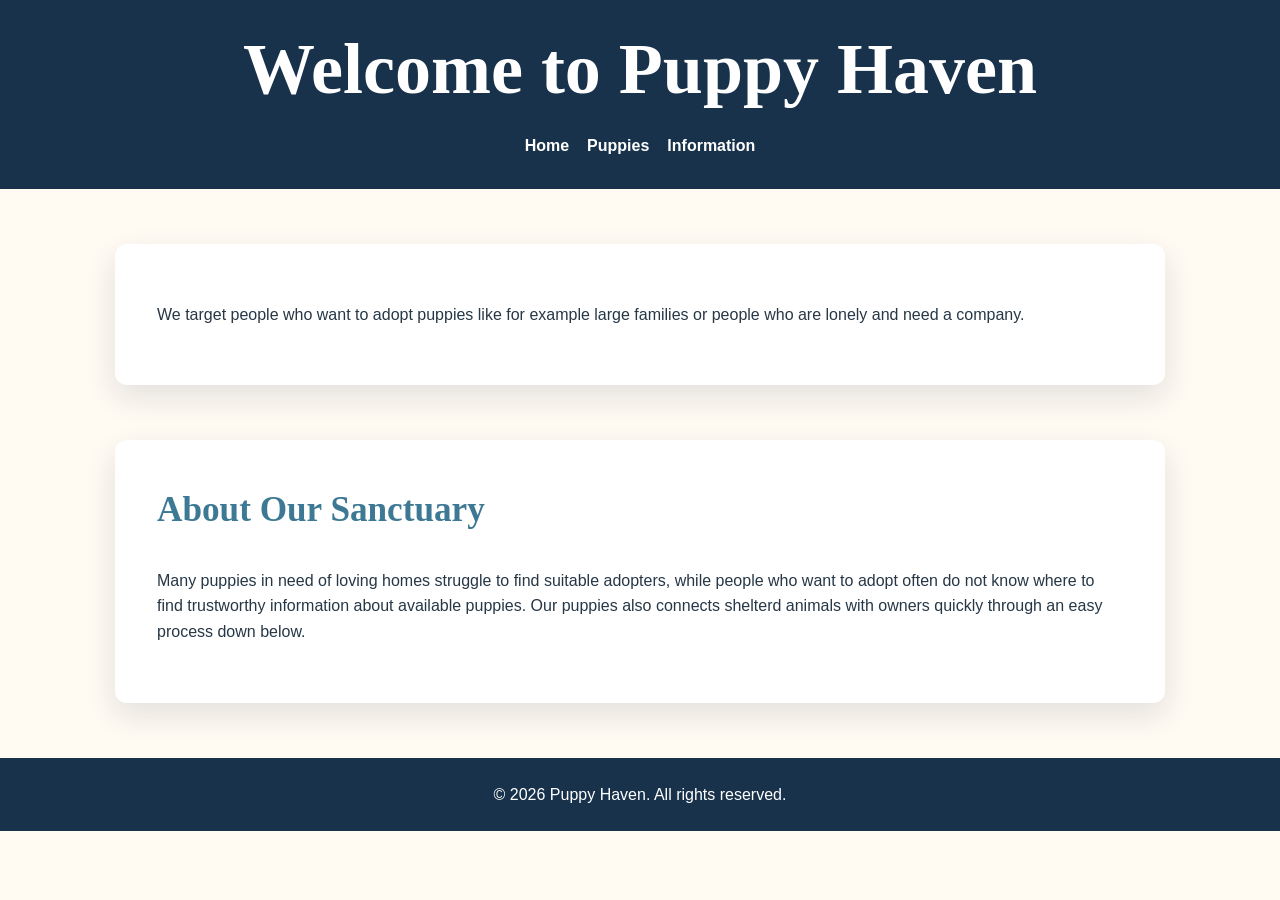
<file: index.html>
<!DOCTYPE html>
<html lang="en">
<head>
    <meta charset="UTF-8">
    <meta name="viewport" content="width=device-width, initial-scale=1.0">
    <link rel="stylesheet" href="index.css">
    <title>Puppy Haven</title>
</head>
<body>
    <header>
         <h1>Welcome to Puppy Haven</h1>
        <nav>
            
            <a href="index.html">Home</a>
            <a href="about.html">Puppies</a>
            <a href="info.html">Information</a>

            
        </nav>
    </header>
    <main>
        <section>
            <p>
                We target people who want to adopt puppies like for example large families or people who are lonely and need a company. 
            </p>
       
        </section>
 
         <section>
            <h2>About Our Sanctuary</h2>

            <p>
                 Many puppies in need of loving homes struggle to find suitable adopters, while people who want to adopt often do not know where to find trustworthy information about available puppies.
                 Our puppies also connects shelterd animals with owners quickly through an easy process down below.
            </p>
        </section>
  </main>

    <footer>
       <p>&copy; 2026 Puppy Haven. All rights reserved.</p> 
    </footer>
    
</body>
</html>
</file>
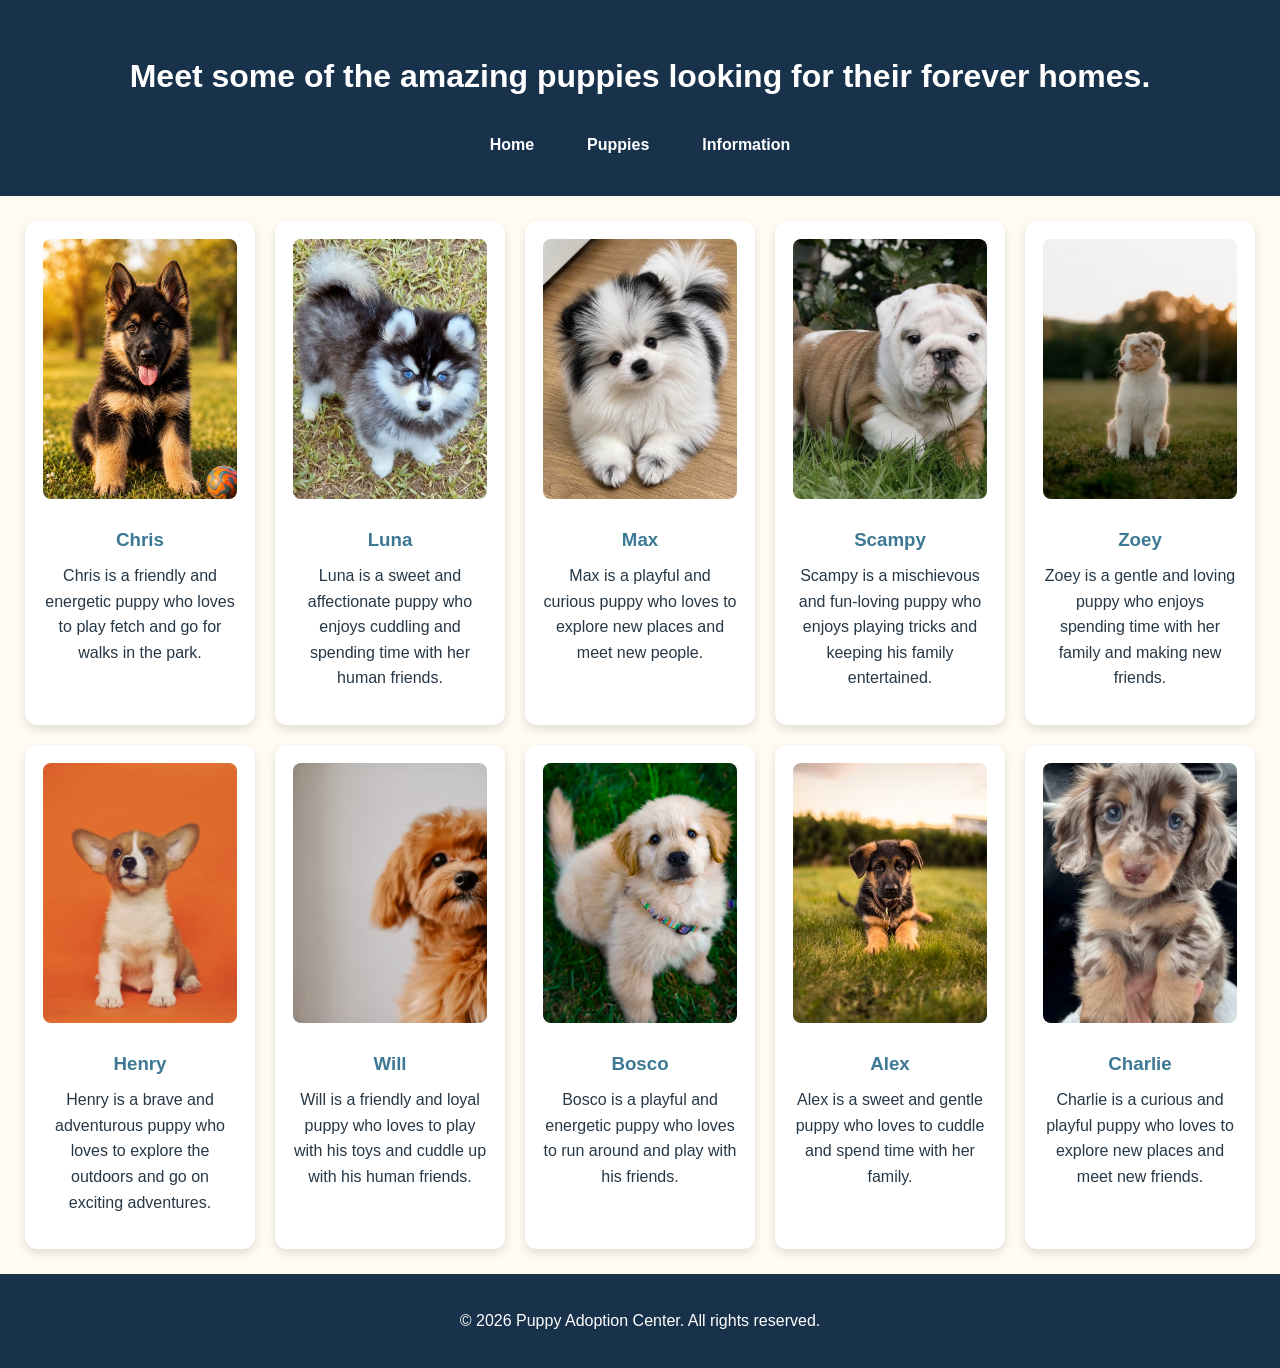
<file: about.html>
<!DOCTYPE html>
<html lang="en">
<head>
    <meta charset="UTF-8">
    <meta name="viewport" content="width=device-width, initial-scale=1.0">
   <link rel="stylesheet" href="about.css">
    <title>Our Puppies</title>
</head>
<body>
    <header>
        <h1>Meet some of the amazing puppies looking for their forever homes.</h1>

        <nav>
           <a href="index.html">Home</a>
           <a href="about.html">Puppies</a>
            <a href="info.html">Information</a>
        </nav>
    </header>
    <main class="puppy-grid">
    
    <article>
        <img src="./images/chriss.jpg" alt="Chris the puppy" width="200" height="300">
        <h3>Chris</h3>
        <p>Chris is a friendly and energetic puppy who loves to play fetch and go for walks in the park.</p>
    </article>
    <article>
        <img src="./images/luna.jpg" alt="Luna the puppy" width="200" height="300">
        <h3>Luna</h3>
        <p>Luna is a sweet and affectionate puppy who enjoys cuddling and spending time with her human friends.</p>
    </article>
    <article>
        <img src="./images/max.jpg" alt="Max the puppy" width="200" height="300">
        <h3>Max</h3>
        <p>Max is a playful and curious puppy who loves to explore new places and meet new people.</p>
    </article>
    <article>
        <img src="./images/scampy.jpg" alt="Scampy the puppy" width="200" height="300">
        <h3>Scampy</h3>
        <p>Scampy is a mischievous and fun-loving puppy who enjoys playing tricks and keeping his family entertained.</p>
    </article>
    <article>
        <img src="./images/mum.avif" alt="Zoey the puppy" width="200" height="300">
        <h3>Zoey</h3>
        <p>Zoey is a gentle and loving puppy who enjoys spending time with her family and making new friends.</p>
    </article>
    <article> 
        <img src="./images/henry.avif" alt="Henry the puppy" width="200" height="300">
        <h3>Henry</h3>
        <p>Henry is a brave and adventurous puppy who loves to explore the outdoors and go on exciting adventures.</p>
    </article>
    <article>
        <img src="./images/will.avif" alt="Will the puppy" width="200" height="300">
        <h3>Will</h3>
        <p>Will is a friendly and loyal puppy who loves to play with his toys and cuddle up with his human friends.</p>
    </article>
    <article>
        <img src="./images/bosco.avif" alt="Bosco the puppy" width="200" height="300">
        <h3>Bosco</h3>
        <p>Bosco is a playful and energetic puppy who loves to run around and play with his friends.</p>
    </article>
    <article>
        <img src="./images/alex.avif" alt="Alex the puppy" width="200" height="300">
        <h3>Alex</h3>
        <p>Alex is a sweet and gentle puppy who loves to cuddle and spend time with her family.</p>
    </article>
   <article>
        <img src="./images/dog.jpg" alt="Charlie the puppy" width="200" height="300">
        <h3>Charlie</h3>
        <p>Charlie is a curious and playful puppy who loves to explore new places and meet new friends.</p>
    </article>
    </main>
    <footer>
    <p>&copy; 2026 Puppy Adoption Center. All rights reserved.</p>
    </footer>

</body>
</html>
</file>
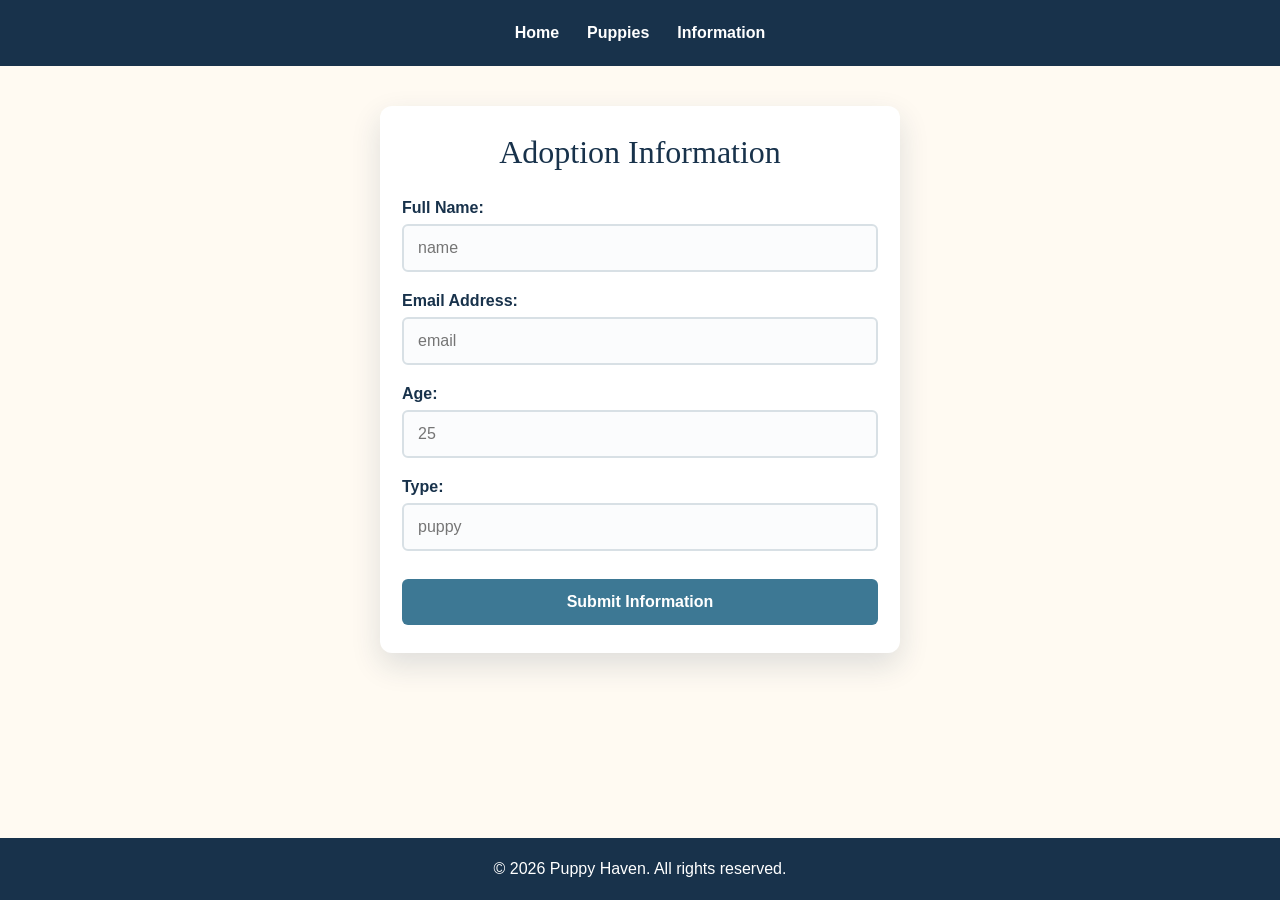
<file: info.html>
<!DOCTYPE html>
<html lang="en">
<head>
    <meta charset="UTF-8">
    <meta name="viewport" content="width=device-width, initial-scale=1.0">
    <link rel="stylesheet" href="info.css">
    <title>Information</title>
</head>
<body>

   <header>
        
        <nav>
            
           <a href="index.html">Home</a>
            <a href="about.html">Puppies</a>
            <a href="info.html">Information</a>

            
        </nav>
    </header>


    <form>
  
  <div>
    <label for="user-name">Full Name:</label>
    <input type="text" id="user-name" name="name" required placeholder="name">
  </div>

 
  <div>
    <label for="user-email">Email Address:</label>
    <input type="email" id="user-email" name="email" required placeholder="email">
  </div>

  
  <div>
    <label for="user-age">Age:</label>
    <input type="number" id="user-age" name="age" min="0" max="120" required placeholder="25">
  </div>
 
    <div>
    <label for="user-type">Type:</label>
    <input type="text" id="user-type" name="name"  required placeholder="puppy">
  </div>

   
  <button type="submit">Submit Information</button>
</form>
 
   <footer>
       <p>&copy; 2026 Puppy Haven. All rights reserved.</p>
    </footer>
    
</body>
</html>
</file>
<file: index.css>
:root {
    --navy: #18324b;
    --blue: #3d7894;
    --cream: #fffaf2;
    --peach: #f5c7a9;
    --text: #263746;
    --white: #ffffff;
}

* {
    box-sizing: border-box;
}

body {
    margin: 0;
    min-height: 100vh;
    display: flex;
    flex-direction: column;
    color: var(--text);
    background: var(--cream);
    font-family: "DM Sans", sans-serif;
    line-height: 1.6;
}

header {
    padding: 30px 8%;
    background: var(--navy);
    color: var(--white);
    text-align: center;
}

h1,
h2 {
    font-family: "Playfair Display", serif;
}

h1 {
    margin: 0 0 24px;
    font-size: clamp(2.2rem, 6vw, 4.5rem);
    line-height: 1.1;
}

nav {
    display: flex;
    justify-content: center;
    flex-wrap: wrap;
    gap: 24px;
}



nav a {
    color: var(--white);
    font-weight: 700;
    text-decoration: none;
    transition: color 0.2s ease;
}

nav a:hover,
nav a:focus {
    color: var(--peach);
}

main {
    width: min(1050px, 90%);
    margin: 0 auto;
   
}

section {
    margin: 55px 0;
    padding: 42px;
    border-radius: 12px;
    background: var(--white);
    box-shadow: 0 12px 30px rgba(24, 50, 75, 0.12);
}


h2 {
    margin-top: 0;
    color: var(--blue);
    font-size: 2.2rem;
}

footer {
    padding: 24px;
    background: var(--navy);
    color: var(--white);
    text-align: center;
}

footer p {
    margin: 0;
}



    nav {
        gap: 14px 18px;
    }
</file>
<file: about.css>
:root {
    --navy: #18324b;
    --blue: #3d7894;
    --cream: #fffaf2;
    --peach: #f5c7a9;
    --text: #263746;
    --white: #ffffff;
}

* {
    box-sizing: border-box;
}

body {
    margin: 0;
    min-height: 100vh;
    display: flex;
    flex-direction: column;
    color: var(--text);
    background: var(--cream);
    font-family: "DM Sans", sans-serif;
    line-height: 1.6;
}

header {
    width: 100%;
    padding: 30px 8%;
    background: var(--navy);
    color: var(--white);
    text-align: center;
}

nav {
    display: flex;
    justify-content: center;
    gap: 25px;
    margin-top: 15px;
}

nav a {
    color: var(--white);
    text-decoration: none;
    font-weight: bold;
    padding: 8px 14px;
    border-radius: 6px;
    transition: background-color 0.3s ease, color 0.3s ease;
}

nav a:hover {
    background-color: var(--peach);
    color: var(--navy);
}

article {
    flex: 1 1 250px;
    max-width: 300px;
    margin: 25px auto;
    padding: 18px;
    text-align: center;
    background-color: var(--white);
    border-radius: 12px;
    box-shadow: 0 4px 10px rgba(0, 0, 0, 0.12);
    transition: transform 0.3s ease, box-shadow 0.3s ease;
}

article:hover {
    transform: translateY(-8px);
    box-shadow: 0 8px 18px rgba(0, 0, 0, 0.2);
}

article img {
    width: 100%;
    height: 260px;
    object-fit: cover;
    border-radius: 8px;
    transition: transform 0.3s ease;
}

article:hover img {
    transform: scale(1.03);
}

article h3 {
    margin-bottom: 8px;
    color: var(--blue);
}

article p {
    margin-top: 0;
}

footer {
    width: 100%;
    margin-top: auto;
    padding: 18px;
    text-align: center;
    background-color: var(--navy);
    color: var(--white);
}

.puppy-grid {
    display: grid;
    grid-template-columns: repeat(5, 1fr);
    gap: 20px;
    padding: 25px;
}

.puppy-grid article {
     margin: 0;
}
</file>
<file: info.css>
:root {
  --navy: #18324b;
  --blue: #3d7894;
  --cream: #fffaf2;
  --peach: #f5c7a9;
  --text: #263746;
  --white: #ffffff;
}

* {
  box-sizing: border-box;
}

body {
  margin: 0;
  min-height: 100vh;
  display: flex;
  flex-direction: column;
  color: var(--text);
  background: var(--cream);
  font-family: "DM Sans", sans-serif;
}

header {
  padding: 24px 8%;
  background: var(--navy);
}

nav {
  display: flex;
  justify-content: center;
  gap: 28px;
}

nav li {
  list-style: none;
}

nav a {
  color: var(--white);
  font-weight: 700;
  text-decoration: none;
}

nav a:hover,
nav a:focus {
  color: var(--peach);
}

form {
  width: min(520px, 90%);
  margin: 70px auto;
  padding: 42px;
  background: var(--white);
  border-radius: 12px;
  box-shadow: 0 12px 30px rgba(24, 50, 75, 0.14);
}

form::before {
  content: "Adoption Information";
  display: block;
  margin-bottom: 28px;
  color: var(--navy);
  font-family: "Playfair Display", serif;
  font-size: 2rem;
  text-align: center;
}

form div {
  margin-bottom: 20px;
}

label {
  display: block;
  margin-bottom: 7px;
  color: var(--navy);
  font-weight: 700;
}

input {
  width: 100%;
  padding: 13px 14px;
  border: 2px solid #d8e0e5;
  border-radius: 6px;
  color: var(--text);
  background: #fbfcfd;
  font: inherit;
}

input:focus {
  outline: none;
  border-color: var(--blue);
  box-shadow: 0 0 0 3px rgba(61, 120, 148, 0.18);
}

button {
  width: 100%;
  margin-top: 8px;
  padding: 14px;
  border: 0;
  border-radius: 6px;
  color: var(--white);
  background: var(--blue);
  font: inherit;
  font-weight: 700;
  cursor: pointer;
  
}

button:hover,
button:focus {
  background: var(--navy);
  transform: translateY(-2px);
}

footer {
  margin-top: auto;
  padding: 22px;
  color: var(--white);
  background: var(--navy);
  text-align: center;
}

footer p {
  margin: 0;
}

  form {
    margin: 40px auto;
    padding: 28px 22px;
  }
</file>
